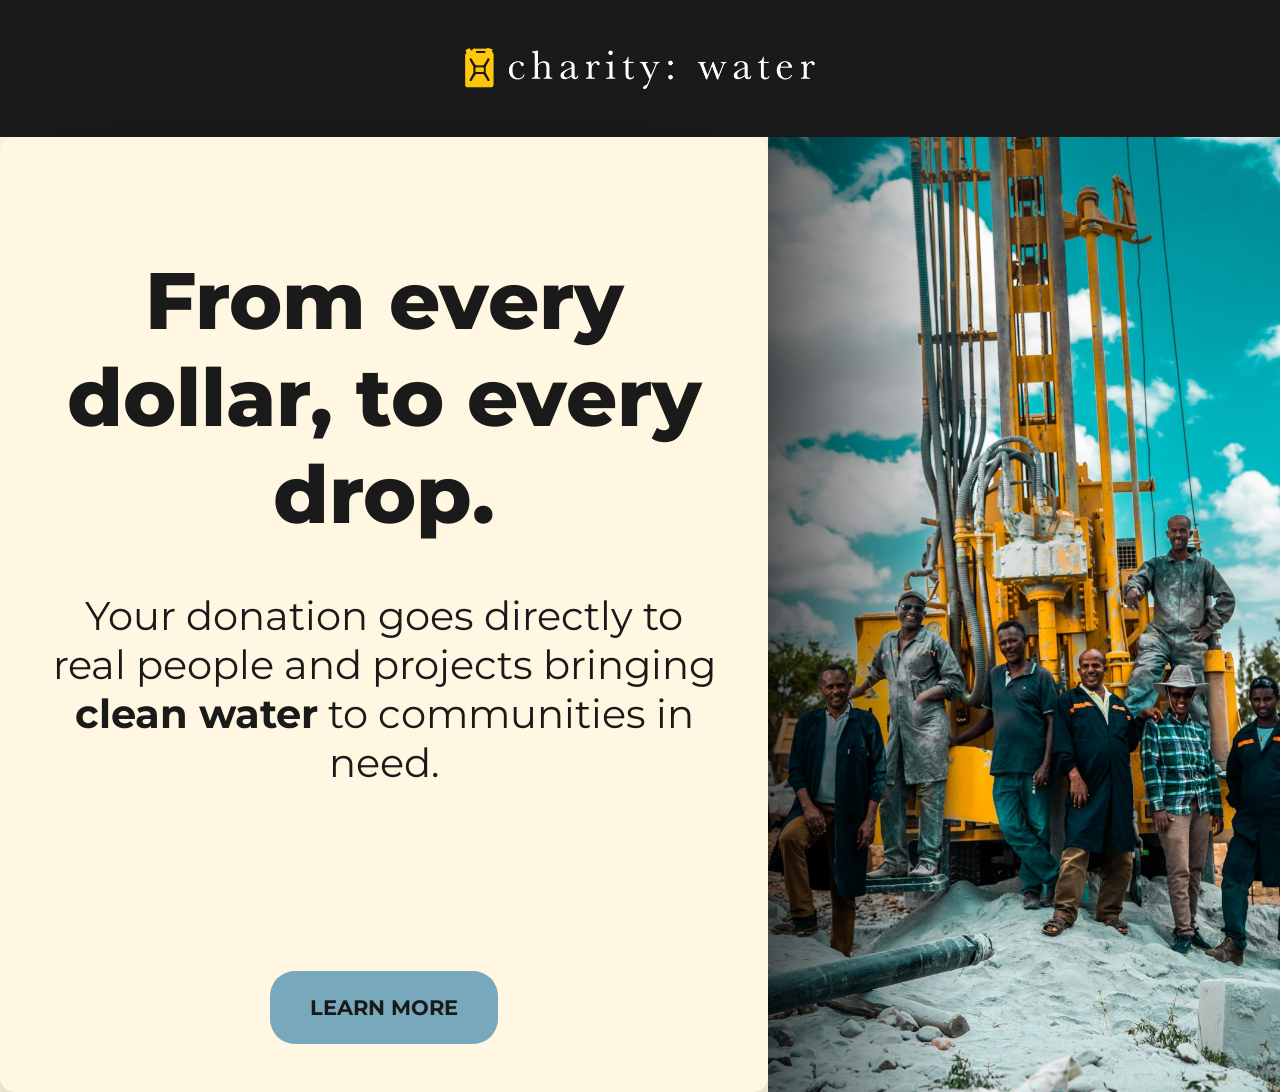
<file: index.html>
<!DOCTYPE html>
<html lang="en">
<head>
    <meta charset="UTF-8">
    <meta name="viewport" content="width=device-width, initial-scale=1.0">
    <title>Charity: Water</title>
    <link rel="stylesheet" href="styles.css">
    <link rel="preconnect" href="https://fonts.googleapis.com">
    <link rel="preconnect" href="https://fonts.gstatic.com" crossorigin>
    <link href="https://fonts.googleapis.com/css2?family=Montserrat:ital,wght@0,100..900;1,100..900&display=swap" rel="stylesheet">
</head>
<body>
  <header>
    <img src="img/charitywater_logo.png" alt="Charity Water Logo">
  </header>
  
  <div class="container">
    <div class="text-section">
      <h2>From every dollar, to every drop.</h2>
      <p>Your donation goes directly to real people and projects bringing <strong>clean water</strong> to communities in need.</p>
      <a href="https://www.charitywater.org/" class="cta-button">LEARN MORE</a>
    </div>

    <div class="image-section">
      <img src="img/charitywater_portrait.png" alt="Charity Water Project">
    </div>
  </div>
</body>
</html>
</file>
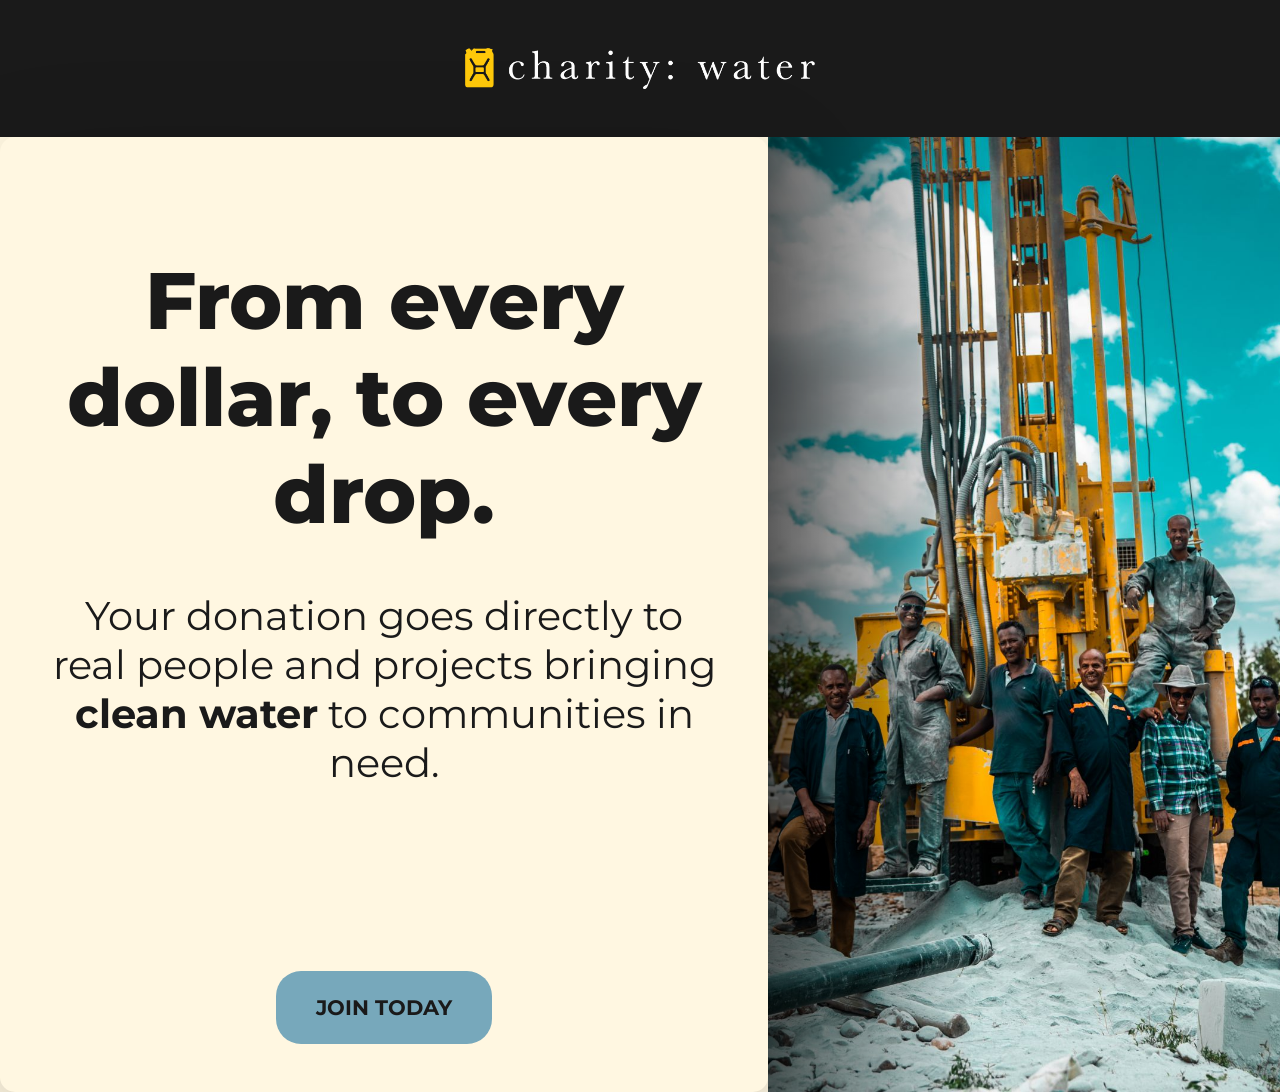
<file: home.html>
<!DOCTYPE html>
<html lang="en">
<head>
    <meta charset="UTF-8">
    <meta name="viewport" content="width=device-width, initial-scale=1.0">
    <title>Charity: Water</title>
    <link rel="stylesheet" href="styles.css">
    <link rel="preconnect" href="https://fonts.googleapis.com">
    <link rel="preconnect" href="https://fonts.gstatic.com" crossorigin>
    <link href="https://fonts.googleapis.com/css2?family=Montserrat:ital,wght@0,100..900;1,100..900&display=swap" rel="stylesheet">
</head>
<body>
  <header>
    <img src="img/charitywater_logo.png" alt="Charity Water Logo">
  </header>
  
  <div class="container">
    <div class="text-section">
      <h2>From every dollar, to every drop.</h2>
      <p>Your donation goes directly to real people and projects bringing <strong>clean water</strong> to communities in need.</p>
      <a href="#donate" class="cta-button">JOIN TODAY</a>
    </div>

    <div class="image-section">
      <img src="img/charitywater_portrait.png" alt="Charity Water Project">
    </div>
  </div>
</body>
</html>
</file>
<file: styles.css>
body {
    margin: 0;
    font-family: 'Montserrat', Arial, sans-serif;
    background-color: #fff7e1;
    color: #1a1a1a;
    overflow-y: auto;
    height: 100vh;
}

header {
    background-color: #1a1a1a;
    padding: 3rem 0;
    text-align: center;
}

header img {
    width: 350px;
    vertical-align: middle;
}

header h1 {
    display: inline;
    margin-left: 15px;
    font-size: 1.5rem;
    color: #fff;
    font-weight: normal;
}

.container {
    display: grid;
    grid-template-columns: 1fr 40vw;
    background-color: #fff7e1;
    height: calc(100vh - 8rem);
    box-sizing: border-box;
    position: relative;
}

.text-section {
    display: flex;
    flex-direction: column;
    justify-content: center;
    align-items: center;
    padding: 3rem;
    text-align: center;
    max-width: 100%;
    background: #fff7e1;
    box-shadow: 0 40px 120px rgba(0, 0, 0, 0.2);
    border-radius: 15px;
    z-index: 2;
}

.text-section h2 {
    font-size: 5rem;
    font-weight: 800;
    margin-bottom: 1.5rem;
        opacity: 0;
        animation: fadeInH2 1.2s ease-out forwards;
}

.text-section p {
    font-size: 2.5rem;
    margin: 1.5rem 0;
    opacity: 0;
    animation: fadeInP 1.2s ease-out forwards;
    animation-delay: 0.5s;
}

.cta-button {
    display: inline-block;
    padding: 1.5rem 2.5rem;
    background-color: #77a8bb;
    border: none;
    border-radius: 25px;
    font-size: 1.3rem;
    font-weight: bold;
    cursor: pointer;
    text-decoration: none;
    color: #1a1a1a;
    margin-top: 10rem;
}

.cta-button:hover {
    background-color: #003366;
    color: #fff;
    box-shadow: 0 4px 24px rgba(0,0,0,0.15);
    transition: background 0.2s, color 0.2s, box-shadow 0.2s;
}

.image-section {
    position: relative;
    overflow: hidden;
}

.image-section::before {
    content: "";
    position: absolute;
    top: 0;
    left: 0;
    width: 40%;
    height: 100%;
    background: linear-gradient(to right, rgba(0,0,0,0.6), transparent);
    z-index: 1;
    pointer-events: none;
}

.image-section img {
    width: 100%;
    height: 100%;
    object-fit: cover;
    position: relative;
    z-index: 0;
}

@keyframes fadeInH2 {
    from { opacity: 0; transform: translateY(30px);}
    to { opacity: 1; transform: translateY(0);}
}

@keyframes fadeInP {
    from { opacity: 0; transform: translateY(30px);}
    to { opacity: 1; transform: translateY(0);}
}

@media (min-width: 1025px) {
  body {
    overflow: hidden;
    height: 100vh;
  }
}

@media (max-width: 1024px) {
    .container {
        grid-template-columns: 1fr;
    }

    .image-section {
        max-width: 100%;
        height: 50vh;
    }

    .image-section::before {
        width: 100%;
        height: 40%;
        background: linear-gradient(to bottom, rgba(0,0,0,0.6), transparent);
    }
}

@media (max-width: 600px) {
    body {
        overflow-y: auto; /* enable vertical scrolling */
    }

    .container {
        grid-template-columns: 1fr;
        height: auto; /* let it expand */
    }
    .text-section {
        padding: 2rem 1rem;
        text-align: center;
    }

    .text-section h2 {
        font-size: 2rem;
    }

    .text-section p {
        font-size: 1.2rem;
    }

    .cta-button {
        padding: 1rem 2rem;
        font-size: 1rem;
        margin-top: 2rem;
    }

    .image-section {
        height: 100%; 
    }

    .image-section img {
        height: 100%;
        width: 100%;
        object-fit: cover; 
    }

    .image-section::before {
        width: 100%;
        height: 50%;
        background: linear-gradient(to bottom, rgba(0,0,0,0.7), transparent);
    }
}
</file>
